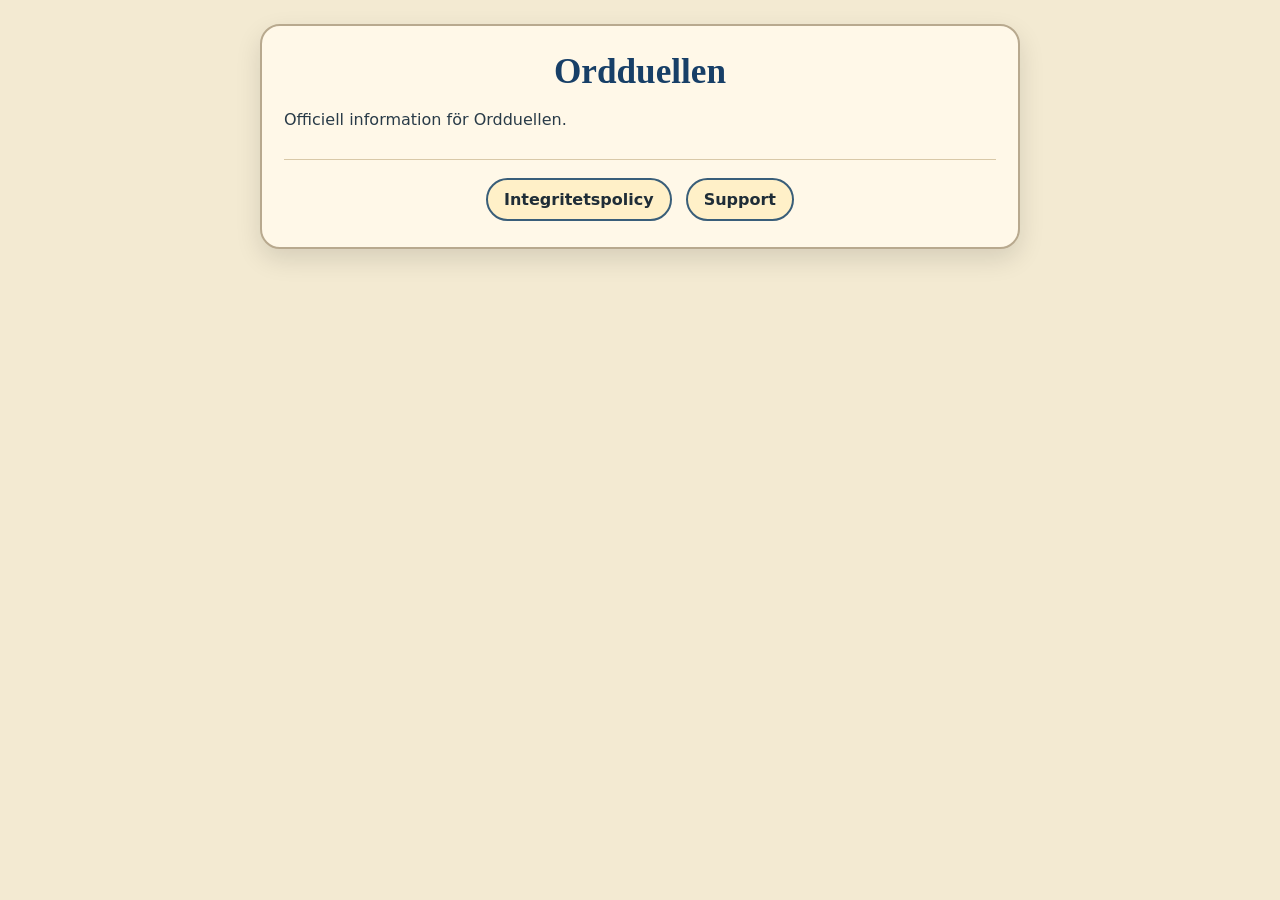
<file: index.html>
<!doctype html>
<html lang="sv">
<head>
  <meta charset="utf-8">
  <meta name="viewport" content="width=device-width,initial-scale=1">
  <meta name="theme-color" content="#f7efd9">
  <title>Ordduellen – Information</title>
  <link rel="stylesheet" href="styles.css">
</head>
<body>
  <main class="page">
    <article class="card">
      <h1>Ordduellen</h1>
      <p>Officiell information för Ordduellen.</p>
      <nav class="links">
        <a href="privacy.html">Integritetspolicy</a>
        <a href="support.html">Support</a>
      </nav>
    </article>
  </main>
</body>
</html>
</file>
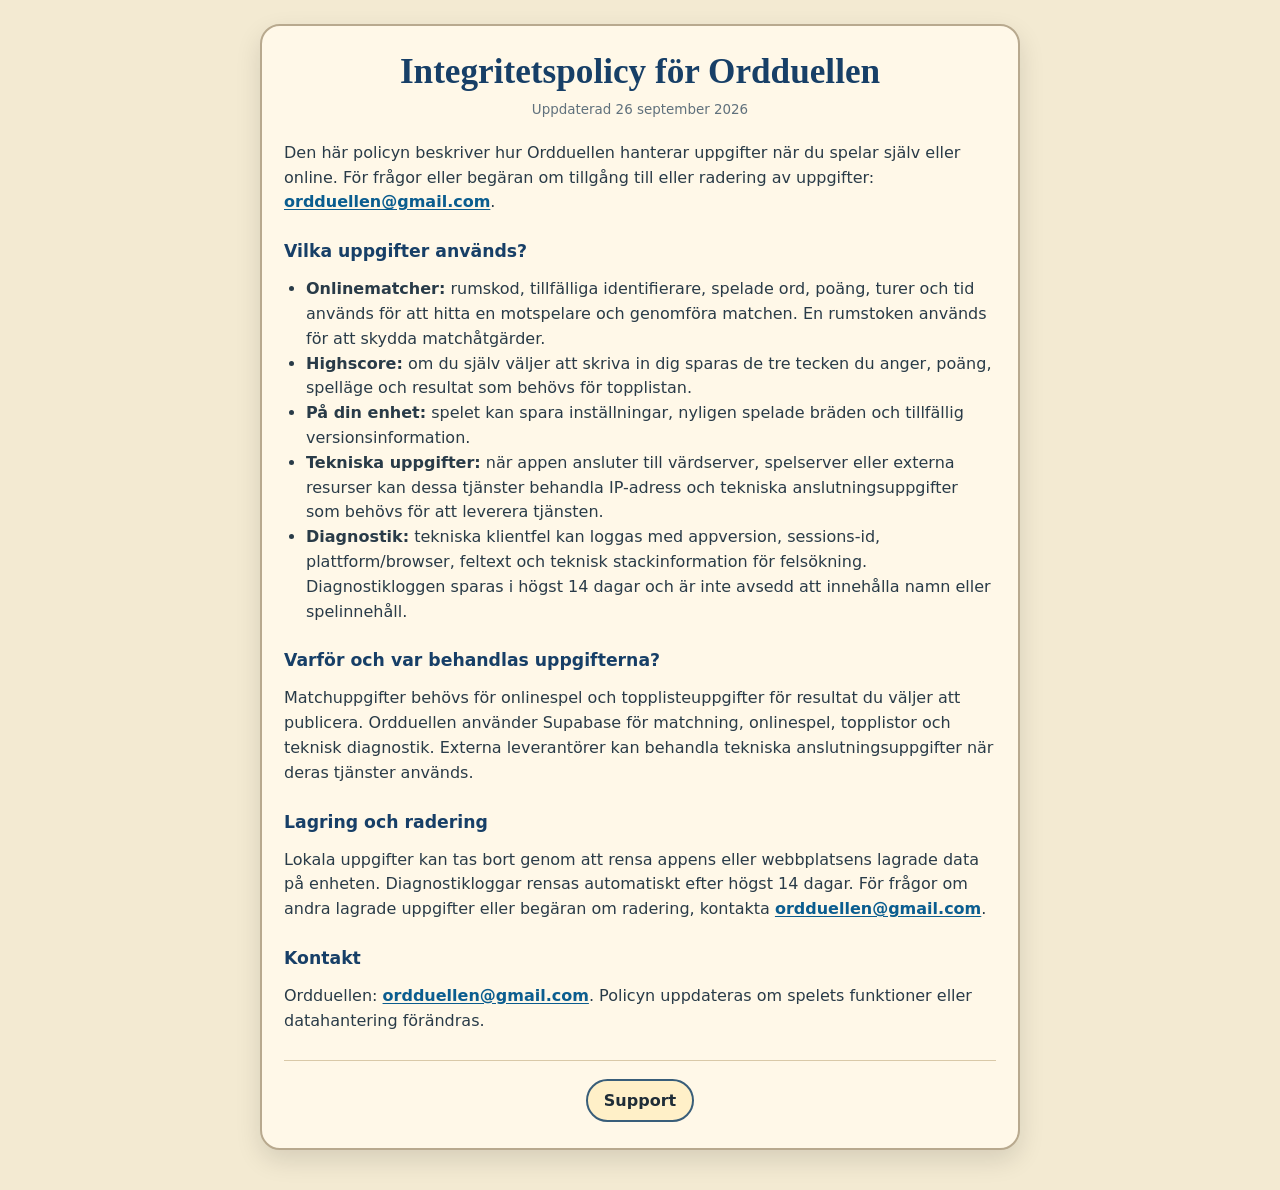
<file: privacy.html>
<!doctype html>
<html lang="sv">
<head>
  <meta charset="utf-8">
  <meta name="viewport" content="width=device-width,initial-scale=1,viewport-fit=cover">
  <meta name="theme-color" content="#f7efd9">
  <title>Integritetspolicy – Ordduellen</title>
  <link rel="stylesheet" href="styles.css">
</head>
<body>
  <main class="page">
    <article class="card">
      <h1>Integritetspolicy för Ordduellen</h1>
      <p class="updated">Uppdaterad 26 september 2026</p>
      <p>Den här policyn beskriver hur Ordduellen hanterar uppgifter när du spelar själv eller online. För frågor eller begäran om tillgång till eller radering av uppgifter: <a href="mailto:ordduellen@gmail.com">ordduellen@gmail.com</a>.</p>

      <h2>Vilka uppgifter används?</h2>
      <ul>
        <li><strong>Onlinematcher:</strong> rumskod, tillfälliga identifierare, spelade ord, poäng, turer och tid används för att hitta en motspelare och genomföra matchen. En rumstoken används för att skydda matchåtgärder.</li>
        <li><strong>Highscore:</strong> om du själv väljer att skriva in dig sparas de tre tecken du anger, poäng, spelläge och resultat som behövs för topplistan.</li>
        <li><strong>På din enhet:</strong> spelet kan spara inställningar, nyligen spelade bräden och tillfällig versionsinformation.</li>
        <li><strong>Tekniska uppgifter:</strong> när appen ansluter till värdserver, spelserver eller externa resurser kan dessa tjänster behandla IP-adress och tekniska anslutningsuppgifter som behövs för att leverera tjänsten.</li>
        <li><strong>Diagnostik:</strong> tekniska klientfel kan loggas med appversion, sessions-id, plattform/browser, feltext och teknisk stackinformation för felsökning. Diagnostikloggen sparas i högst 14 dagar och är inte avsedd att innehålla namn eller spelinnehåll.</li>
      </ul>

      <h2>Varför och var behandlas uppgifterna?</h2>
      <p>Matchuppgifter behövs för onlinespel och topplisteuppgifter för resultat du väljer att publicera. Ordduellen använder Supabase för matchning, onlinespel, topplistor och teknisk diagnostik. Externa leverantörer kan behandla tekniska anslutningsuppgifter när deras tjänster används.</p>

      <h2>Lagring och radering</h2>
      <p>Lokala uppgifter kan tas bort genom att rensa appens eller webbplatsens lagrade data på enheten. Diagnostikloggar rensas automatiskt efter högst 14 dagar. För frågor om andra lagrade uppgifter eller begäran om radering, kontakta <a href="mailto:ordduellen@gmail.com">ordduellen@gmail.com</a>.</p>

      <h2>Kontakt</h2>
      <p>Ordduellen: <a href="mailto:ordduellen@gmail.com">ordduellen@gmail.com</a>. Policyn uppdateras om spelets funktioner eller datahantering förändras.</p>

      <nav class="links">
        <a href="support.html">Support</a>
      </nav>
    </article>
  </main>
</body>
</html>
</file>
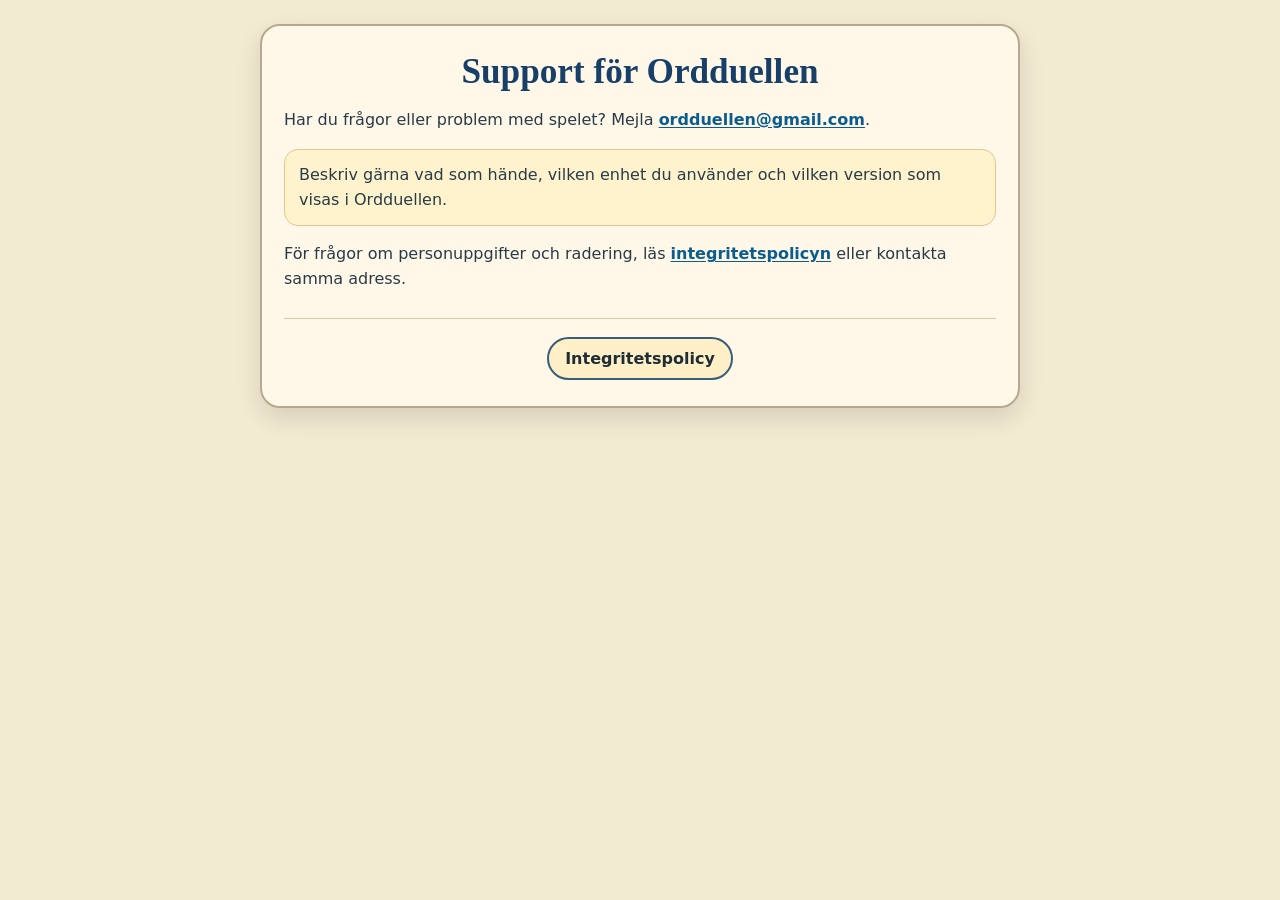
<file: support.html>
<!doctype html>
<html lang="sv">
<head>
  <meta charset="utf-8">
  <meta name="viewport" content="width=device-width,initial-scale=1,viewport-fit=cover">
  <meta name="theme-color" content="#f7efd9">
  <title>Support – Ordduellen</title>
  <link rel="stylesheet" href="styles.css">
</head>
<body>
  <main class="page">
    <article class="card">
      <h1>Support för Ordduellen</h1>
      <p>Har du frågor eller problem med spelet? Mejla <a href="mailto:ordduellen@gmail.com">ordduellen@gmail.com</a>.</p>
      <p class="note">Beskriv gärna vad som hände, vilken enhet du använder och vilken version som visas i Ordduellen.</p>
      <p>För frågor om personuppgifter och radering, läs <a href="privacy.html">integritetspolicyn</a> eller kontakta samma adress.</p>
      <nav class="links">
        <a href="privacy.html">Integritetspolicy</a>
      </nav>
    </article>
  </main>
</body>
</html>
</file>
<file: styles.css>
*{box-sizing:border-box}
html,body{margin:0;min-height:100%;font-family:ui-rounded,"Arial Rounded MT Bold",system-ui,sans-serif;color:#293b48;background:#f3ead2}
body{min-height:100vh}
.page{min-height:100vh;padding:24px 16px 40px;display:flex;justify-content:center;align-items:flex-start}
.card{width:min(100%,760px);padding:26px 22px;border:2px solid #b8a98e;border-radius:20px;background:#fff8e8;box-shadow:0 10px 26px rgba(0,0,0,.12)}
h1{margin:0 0 8px;color:#173f67;text-align:center;font-family:Georgia,"Times New Roman",serif;font-size:clamp(1.65rem,6vw,2.2rem)}
h2{margin:26px 0 8px;color:#173f67;font-size:1.08rem}
p,li{line-height:1.55}
ul{padding-left:22px}
a{color:#0b5d8f;font-weight:800;overflow-wrap:anywhere;text-underline-offset:2px}
.updated{text-align:center;font-size:.84rem;color:#60717d;margin:0 0 20px}
.note{padding:13px 14px;border:1px solid #dcc894;border-radius:14px;background:#fff3ce}
.links{margin-top:26px;padding-top:18px;border-top:1px solid #d9c9a8;display:flex;gap:14px;justify-content:center;flex-wrap:wrap}
.links a{display:inline-block;padding:10px 16px;border:2px solid #395e79;border-radius:999px;background:#fff0c8;color:#1f2d37;text-decoration:none}
</file>
